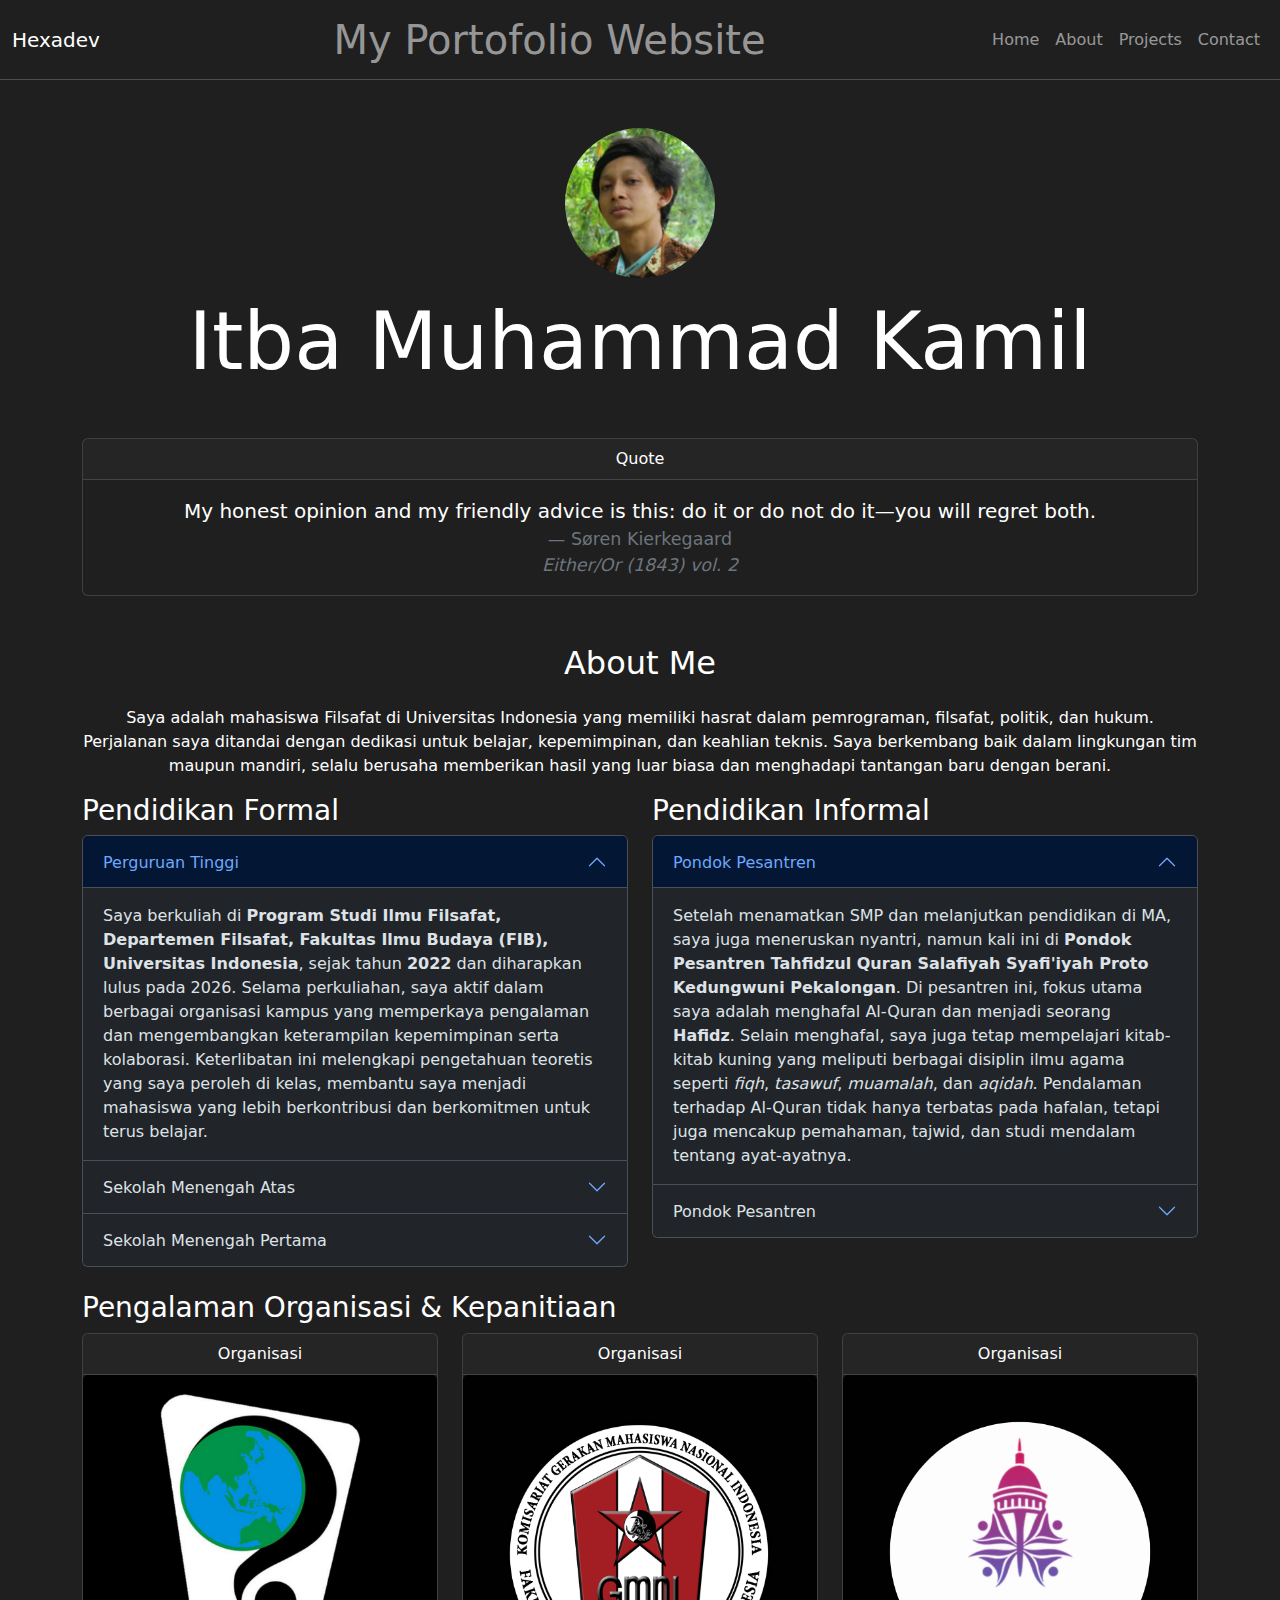
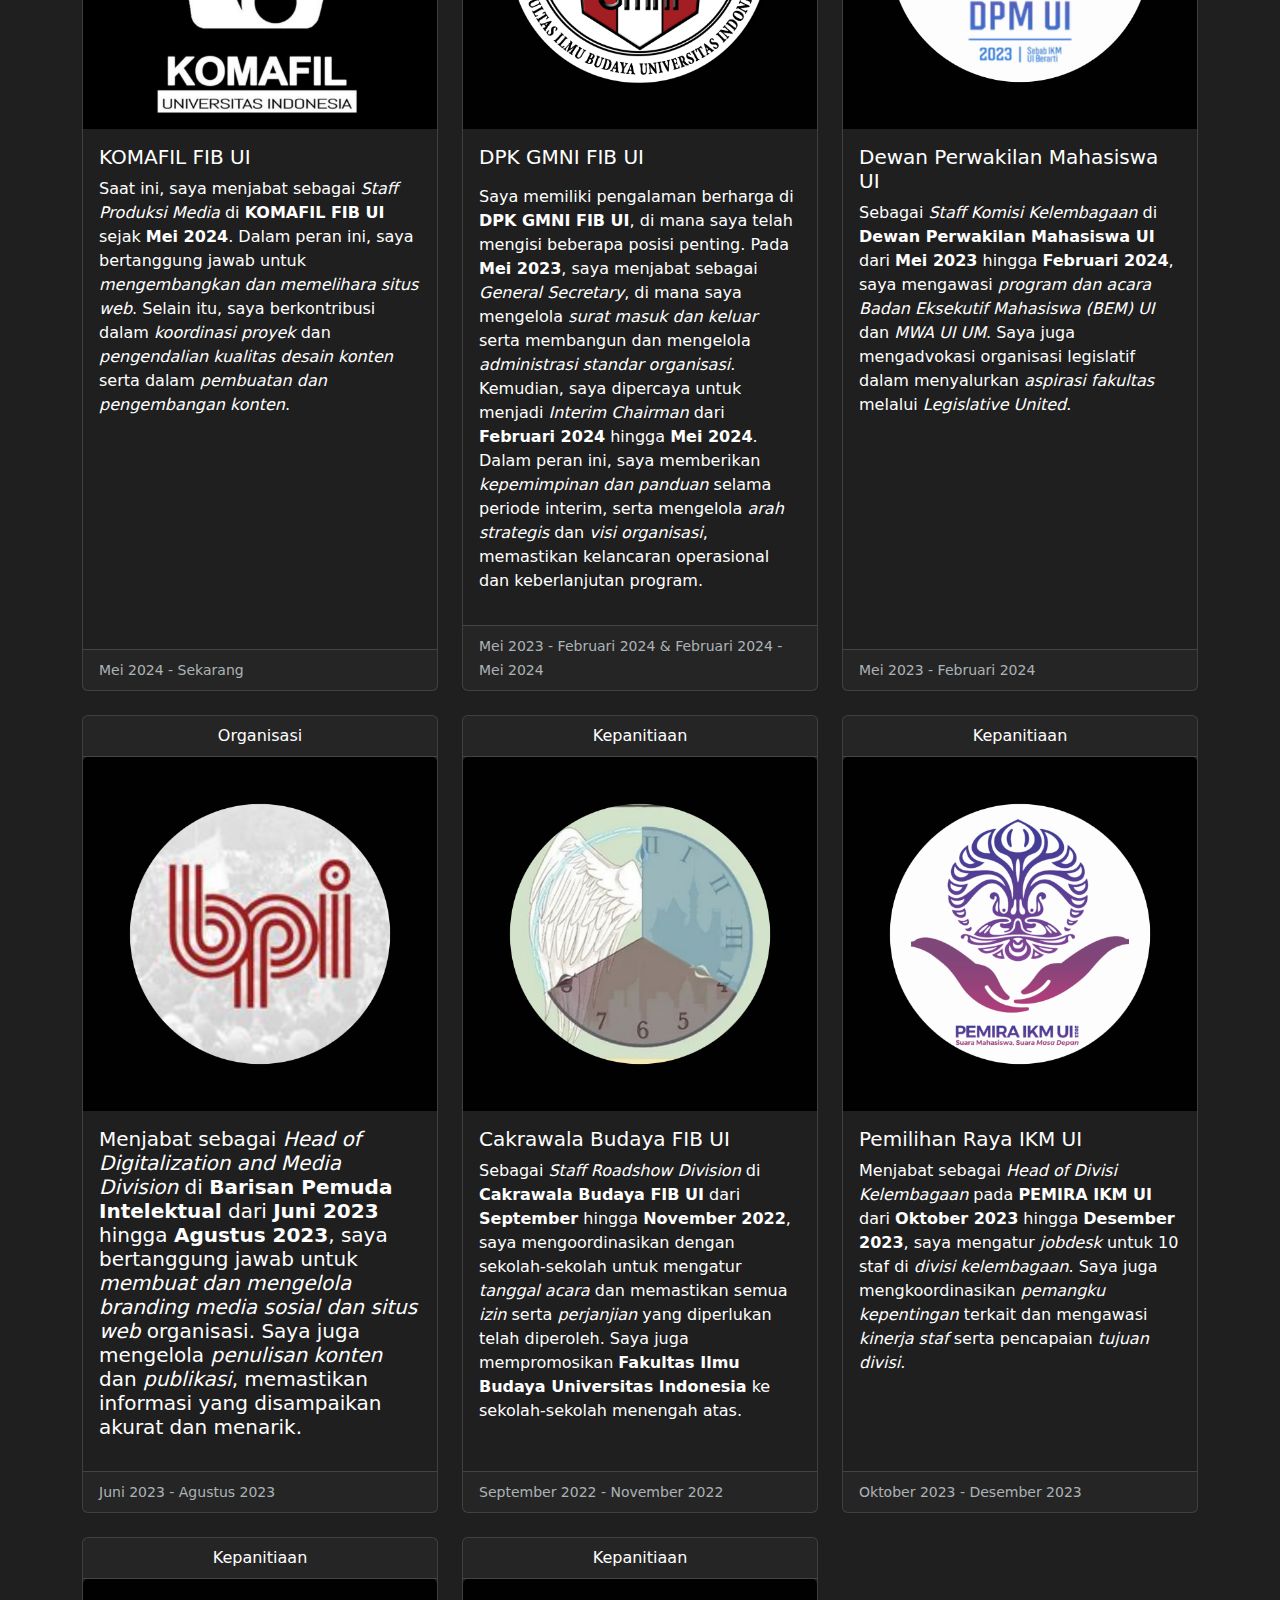
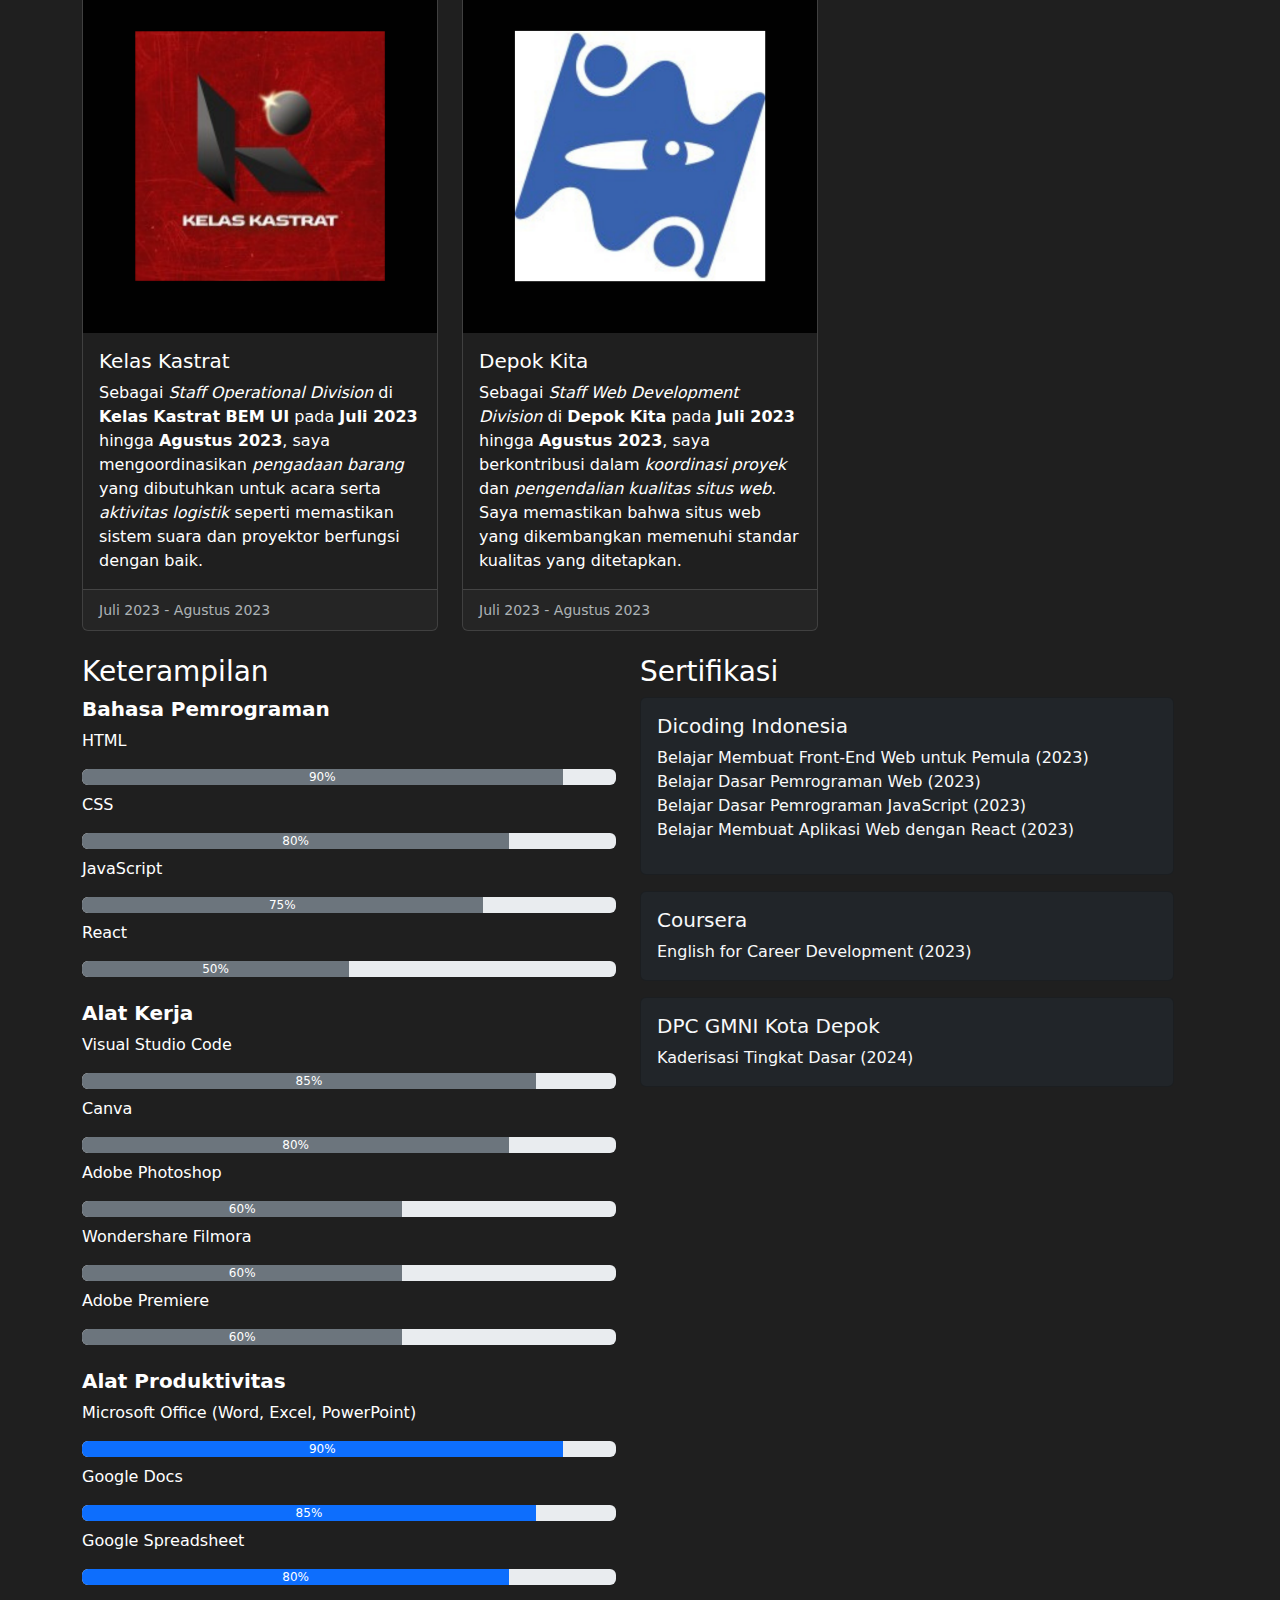
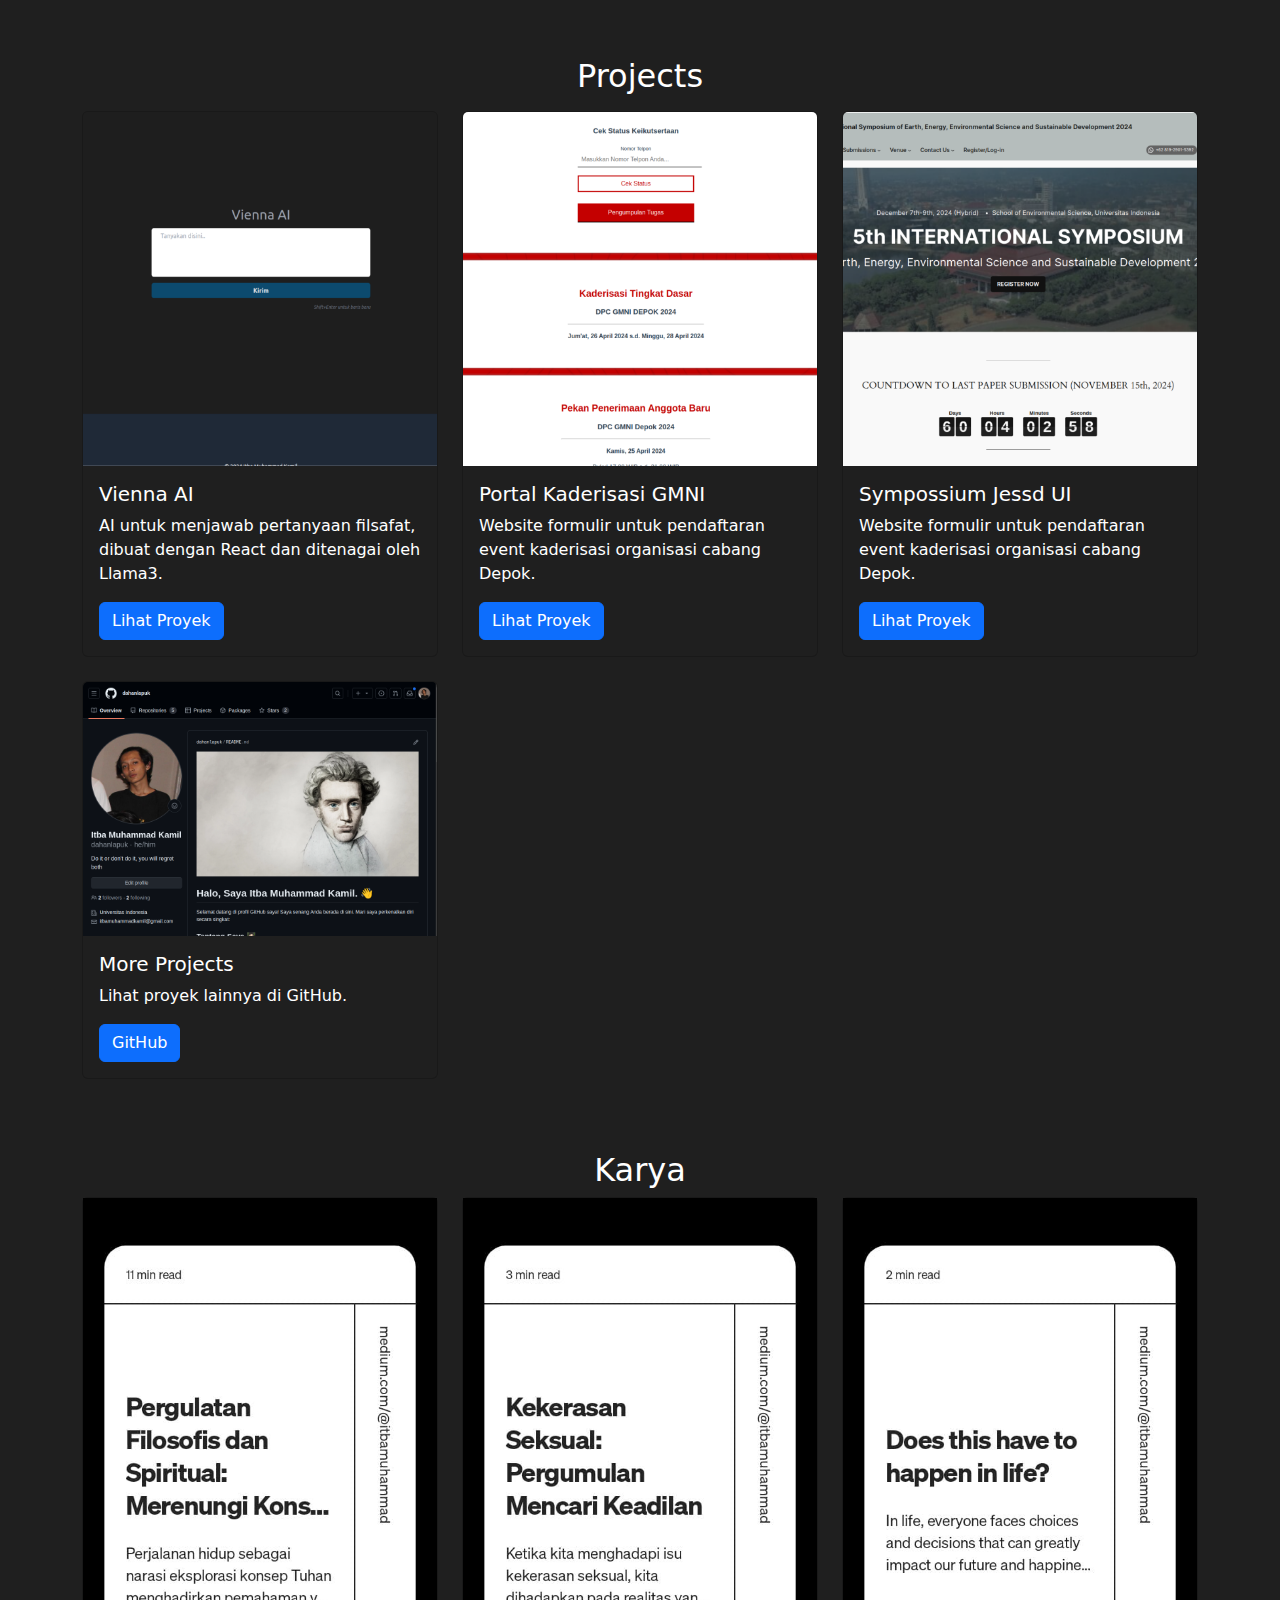
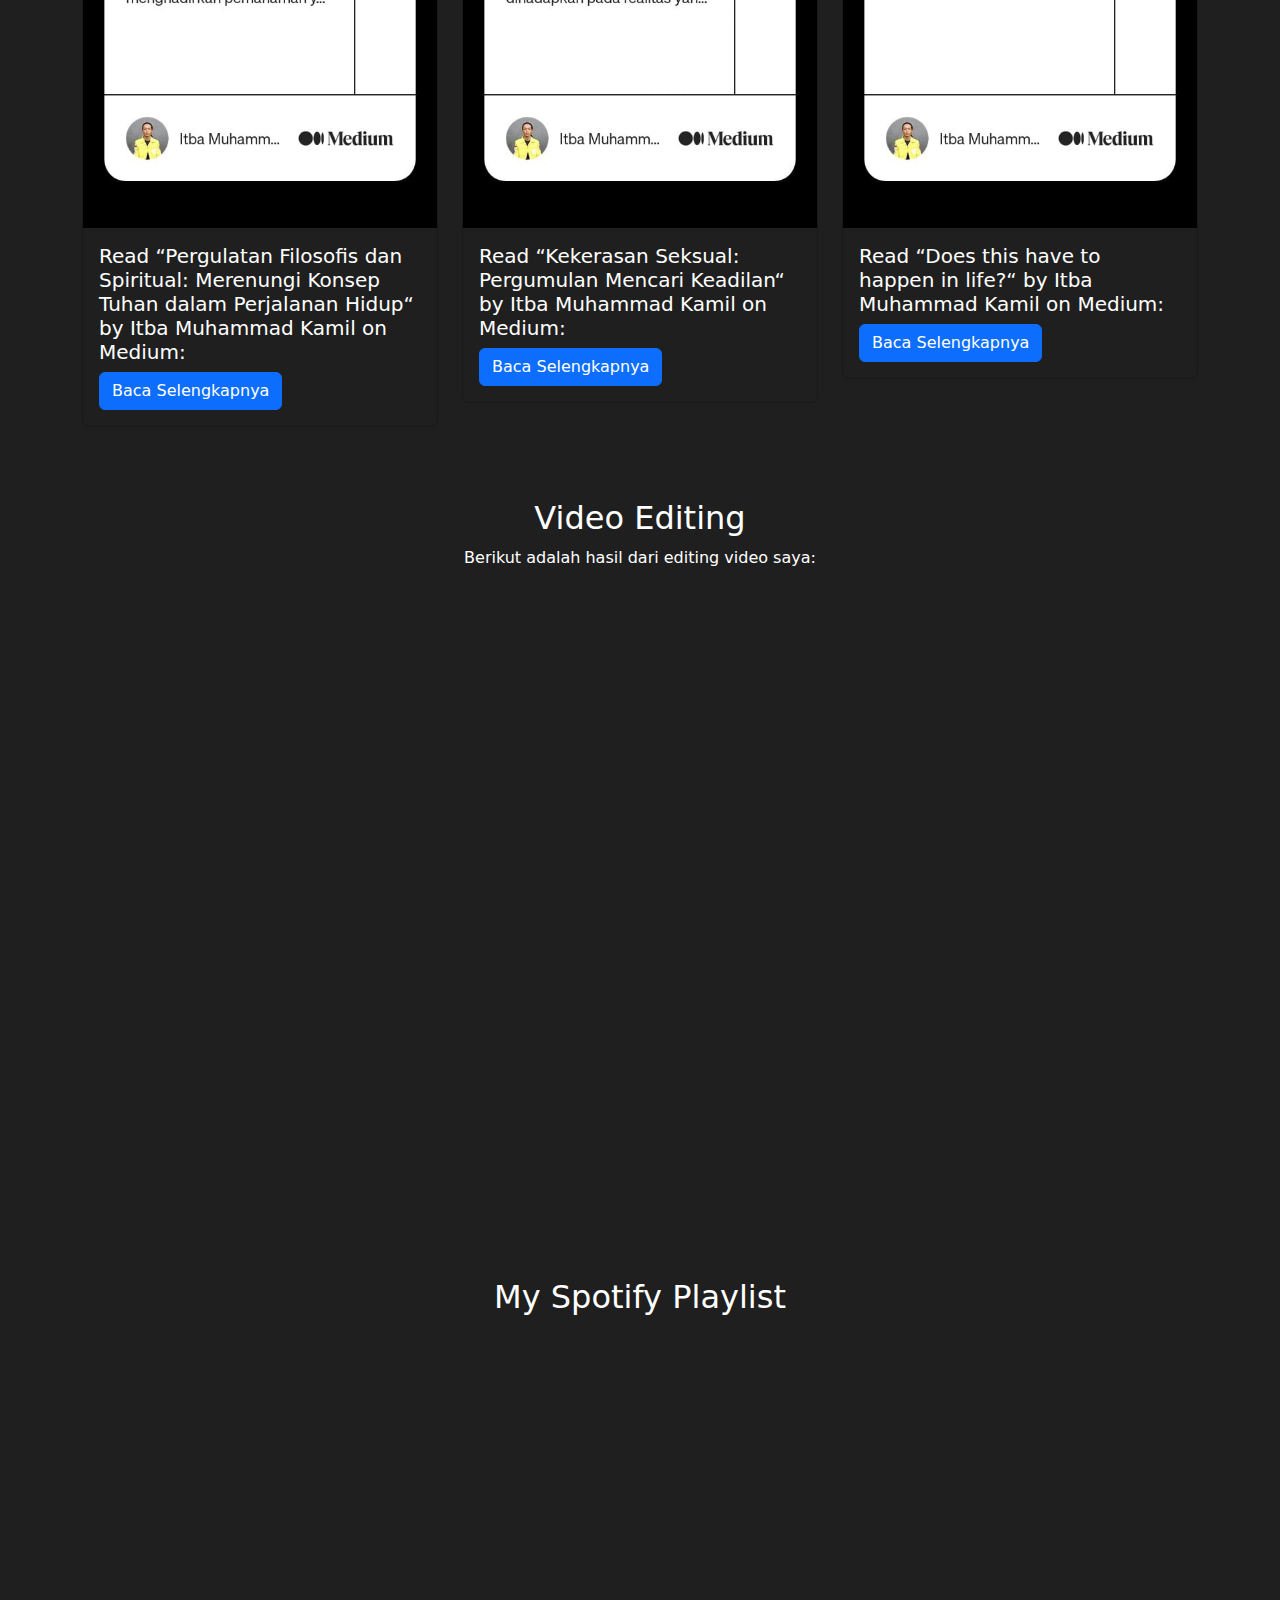
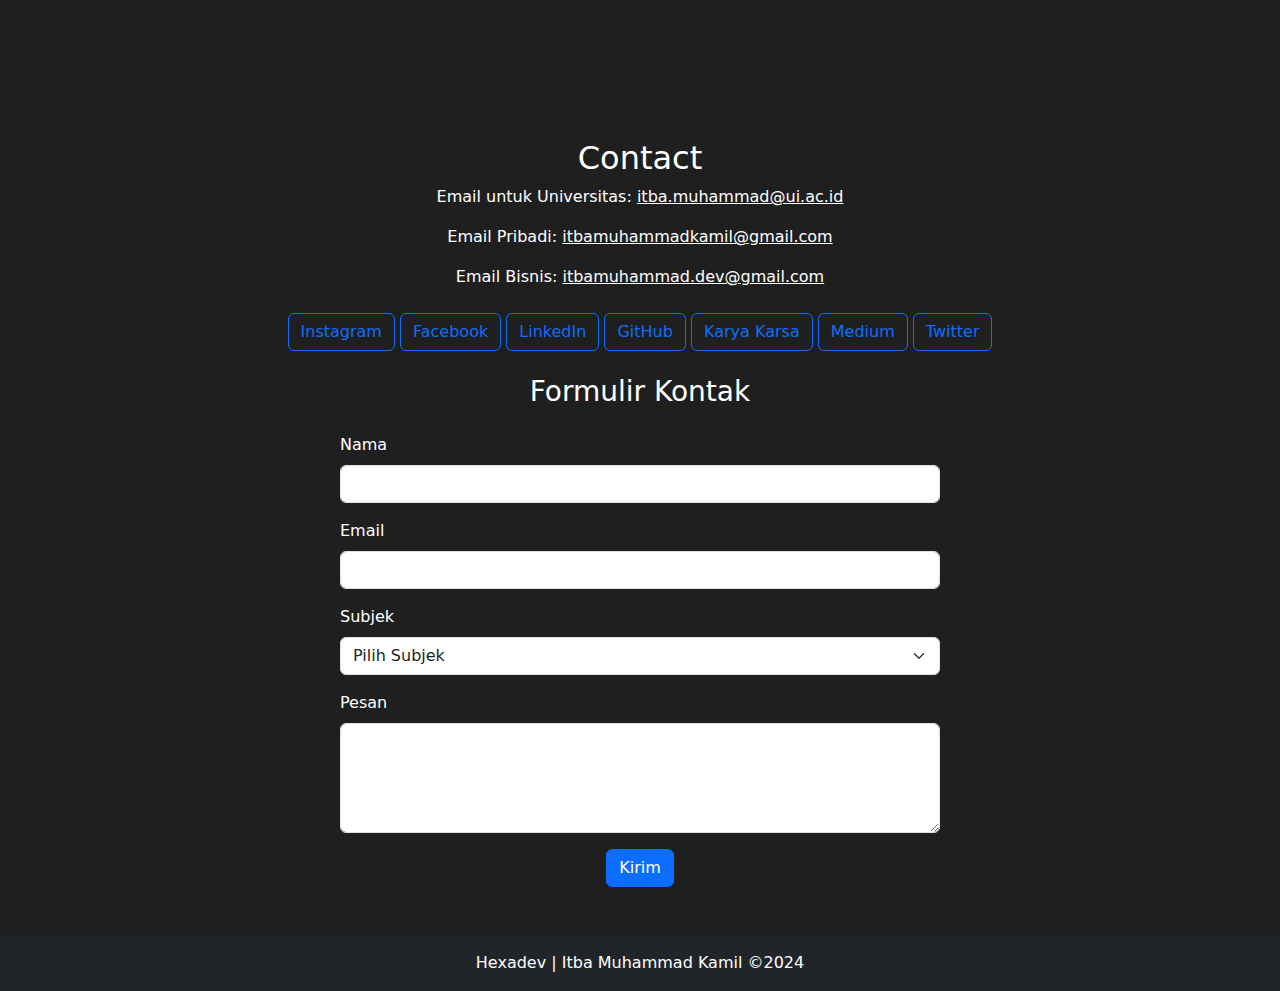
<file: public/index.html>
<!DOCTYPE html>
<html lang="en">
<head>
    <meta charset="UTF-8">
    <meta name="viewport" content="width=device-width, initial-scale=1.0">
    <title>Itba Muhammad Kamil's Portfolio</title>
    <link href="https://cdn.jsdelivr.net/npm/bootstrap@5.3.3/dist/css/bootstrap.min.css" rel="stylesheet" integrity="sha384-QWTKZyjpPEjISv5WaRU9OFeRpok6YctnYmDr5pNlyT2bRjXh0JMhjY6hW+ALEwIH" crossorigin="anonymous">
    <style>
        body {
            background-color: #1f1f1f;
            color: #ffffff;
        }
        .navbar {
            background-color: #1f1f1f;
        }
        .card {
            background-color: #1f1f1f;
            color: #ffffff;
        }
        a {
            color: #ffffff;
        }
        a:hover {
            color: #d4d4d4;
        }
        .personal-photo {
            width: 150px;
            height: 150px;
            border-radius: 50%;
            object-fit: cover;
            margin: 0 auto;
            display: block;
        }
    </style>
</head>
<body>
<!-- navbar -->
<nav class="navbar border-bottom navbar-expand-lg bg-body-primary sticky-top" data-bs-theme="dark" style="height: 5em;">
    <div class="container-fluid d-flex justify-content-between align-items-center">
      <a class="navbar-brand me-auto" href="#">Hexadev</a>
      <div class="d-flex justify-content-end flex-grow-1">
        <span class="navbar-text display-6">
          My Portofolio Website
        </span>
      </div>
      <div class="collapse navbar-collapse justify-content-end" id="navbarNav" style="max-width: 40%;">
        <ul class="navbar-nav">
          <li class="nav-item">
            <a class="nav-link" href="#">Home</a>
          </li>
          <li class="nav-item">
            <a class="nav-link" href="#about">About</a>
          </li>
          <li class="nav-item dropdown">
            <a class="nav-link dropdown" href="#projects" role="button" data-bs-toggle="dropdown" aria-expanded="false">
              Projects
              <ul class="dropdown-menu">
                <li><a class="dropdown-item" href="#projects">Project</a></li>
                <li><a class="dropdown-item" href="#karya">Karya</a></li>
                <li><a class="dropdown-item" href="#videos">Videos</a></li>
                <li><hr class="dropdown-divider"></li>
              </ul>
            </a>
          </li>
          <li class="nav-item">
            <a class="nav-link" href="#contact">Contact</a>
          </li>
        </ul>
      </div>
    </div>
  </nav>
  
  
  
  <!-- navbar end  -->
  <!-- about -->
  <section id="about" class="container mt-5 text-center">
      <img src="images/profile.jpg" alt="Itba Muhammad Kamil" class="personal-photo">
      <h1 class="mt-3 mb-5 display-1">Itba Muhammad Kamil</h1>
      <div class="card mb-5" data-bs-theme="dark">
          <div class="card-header">
              Quote
            </div>
            <!-- quote -->
            <div class="card-body">
                <blockquote class="blockquote mb-0">
                    <p>My honest opinion and my friendly advice is this: do it or do not do it—you will regret both.</p>
            <footer class="blockquote-footer">Søren Kierkegaard<br><cite title="Source Title">Either/Or (1843) vol. 2</cite></footer>
        </blockquote>
        </div>
      </div>
    <h2 class="mb-4">About Me</h2>
    <p>
      Saya adalah mahasiswa Filsafat di Universitas Indonesia yang memiliki hasrat dalam pemrograman, filsafat, politik, dan hukum. Perjalanan saya ditandai dengan dedikasi untuk belajar, kepemimpinan, dan keahlian teknis. Saya berkembang baik dalam lingkungan tim maupun mandiri, selalu berusaha memberikan hasil yang luar biasa dan menghadapi tantangan baru dengan berani.
    </p>
  <!-- pendidikan -->
    <div class="row text-start">
        <div class="col-md-6">
            <h3>Pendidikan Formal</h3>
            <div class="accordion data" data-bs-theme="dark" id="accordionFormal">
                <div class="accordion-item">
                    <h2 class="accordion-header">
                        <button class="accordion-button" type="button" data-bs-toggle="collapse" data-bs-target="#collapseFormalOne" aria-expanded="true" aria-controls="collapseFormalOne">
                            Perguruan Tinggi
                        </button>
                    </h2>
                    <div id="collapseFormalOne" class="accordion-collapse collapse show" data-bs-parent="#accordionFormal">
                        <div class="accordion-body">
                            Saya berkuliah di <strong>Program Studi Ilmu Filsafat, Departemen Filsafat, Fakultas Ilmu Budaya (FIB), Universitas Indonesia</strong>, sejak tahun <strong>2022</strong> dan diharapkan lulus pada 2026. Selama perkuliahan, saya aktif dalam berbagai organisasi kampus yang memperkaya pengalaman dan mengembangkan keterampilan kepemimpinan serta kolaborasi. Keterlibatan ini melengkapi pengetahuan teoretis yang saya peroleh di kelas, membantu saya menjadi mahasiswa yang lebih berkontribusi dan berkomitmen untuk terus belajar.
                        </div>
                    </div>
                </div>
                <div class="accordion-item">
                    <h2 class="accordion-header">
                        <button class="accordion-button collapsed" type="button" data-bs-toggle="collapse" data-bs-target="#collapseFormalTwo" aria-expanded="false" aria-controls="collapseFormalTwo">
                            Sekolah Menengah Atas
                        </button>
                    </h2>
                    <div id="collapseFormalTwo" class="accordion-collapse collapse" data-bs-parent="#accordionFormal">
                        <div class="accordion-body">
                            Saya menempuh pendidikan SMA di <strong>Madrasah Aliyah Salafiyah Syafi'iyah Proto</strong>, Kedungwuni, Kabupaten Pekalongan, Jawa Tengah, dari tahun <strong>2018</strong> dan lulus pada tahun <strong>2021</strong>. Selama di SMA, saya aktif dalam berbagai <strong>organisasi</strong>, terutama <strong>Pramuka</strong>, serta mengikuti berbagai kegiatan <strong>ekstrakurikuler olahraga</strong>.
                        </div>
                    </div>
                </div>
                <div class="accordion-item">
                    <h2 class="accordion-header">
                        <button class="accordion-button collapsed" type="button" data-bs-toggle="collapse" data-bs-target="#collapseFormalThree" aria-expanded="false" aria-controls="collapseFormalThree">
                            Sekolah Menengah Pertama
                        </button>
                    </h2>
                    <div id="collapseFormalThree" class="accordion-collapse collapse" data-bs-parent="#accordionFormal">
                        <div class="accordion-body">
                            Saya menyelesaikan pendidikan SMP di <strong>SMP NU BP Pajomblangan</strong>, Kedungwuni, Kabupaten Pekalongan, masuk tahun <strong>2015</strong> dan lulus pada tahun <strong>2018</strong>. Selama di SMP, saya aktif mengikuti berbagai <strong>lomba</strong> dan terlibat dalam <strong>ekstrakurikuler</strong> seperti <strong>Marching Band</strong> dan <strong>Pramuka</strong>.
                        </div>
                    </div>
                </div>
            </div>
        </div>
        <div class="col-md-6">
            <h3>Pendidikan Informal</h3>
            <div class="accordion data" data-bs-theme="dark" id="accordionInformal">
                <div class="accordion-item">
                    <h2 class="accordion-header">
                        <button class="accordion-button" type="button" data-bs-toggle="collapse" data-bs-target="#collapseInformalOne" aria-expanded="true" aria-controls="collapseInformalOne">
                            Pondok Pesantren
                        </button>
                    </h2>
                    <div id="collapseInformalOne" class="accordion-collapse collapse show" data-bs-parent="#accordionInformal">
                        <div class="accordion-body">
                            Setelah menamatkan SMP dan melanjutkan pendidikan di MA, saya juga meneruskan nyantri, namun kali ini di <strong>Pondok Pesantren Tahfidzul Quran Salafiyah Syafi'iyah Proto Kedungwuni Pekalongan</strong>. Di pesantren ini, fokus utama saya adalah menghafal Al-Quran dan menjadi seorang <strong>Hafidz</strong>. Selain menghafal, saya juga tetap mempelajari kitab-kitab kuning yang meliputi berbagai disiplin ilmu agama seperti <em>fiqh</em>, <em>tasawuf</em>, <em>muamalah</em>, dan <em>aqidah</em>. Pendalaman terhadap Al-Quran tidak hanya terbatas pada hafalan, tetapi juga mencakup pemahaman, tajwid, dan studi mendalam tentang ayat-ayatnya.                     
                        </div>
                    </div>
                </div>
                <div class="accordion-item">
                    <h2 class="accordion-header">
                        <button class="accordion-button collapsed" type="button" data-bs-toggle="collapse" data-bs-target="#collapseInformalTwo" aria-expanded="false" aria-controls="collapseInformalTwo">
                            Pondok Pesantren
                        </button>
                    </h2>
                    <div id="collapseInformalTwo" class="accordion-collapse collapse" data-bs-parent="#accordionInformal">
                        <div class="accordion-body">
                            Selain menempuh pendidikan formal di SMP, saya juga menempuh pendidikan agama di <strong>Pondok Pesantren Mambaul Huda Pajomblangan</strong>. Di sana, saya mempelajari agama Islam melalui kitab-kitab kuning seperti <strong>Fiqh</strong>, <strong>Tasawuf</strong>, <strong>Muamalah</strong>, dan <strong>Aqidah</strong>. Saya juga belajar <strong>Bahasa Arab</strong> dan <strong>Al-Quran</strong>, termasuk membaca, mempelajari, menghafal sedikit-sedikit, serta fokus pada tajwid dan pemahaman.
                        </div>
                    </div>
                </div>
            </div>
        </div>
    </div>
    <!-- experience -->
    <div class="row text-start mt-4">
      <div class="container">
        <h3>Pengalaman Organisasi & Kepanitiaan</h3>
        <div class="row row-cols-1 row-cols-md-3 g-4" data-bs-theme="dark">
            <!-- komafil -->
            <div class="col">
                <div class="card h-100">
                    <div class="card-header text-center">Organisasi</div>
                    <img src="images/komafil.png" class="card-img-top" alt="...">
                <div class="card-body">
                    <h5 class="card-title">KOMAFIL FIB UI</h5>
                    <p class="card-text">Saat ini, saya menjabat sebagai <em>Staff Produksi Media</em> di <strong>KOMAFIL FIB UI</strong> sejak <strong>Mei 2024</strong>. Dalam peran ini, saya bertanggung jawab untuk <em>mengembangkan dan memelihara situs web</em>. Selain itu, saya berkontribusi dalam <em>koordinasi proyek</em> dan <em>pengendalian kualitas desain konten</em> serta dalam <em>pembuatan dan pengembangan konten</em>.</p>
                </div>
                <div class="card-footer">
                  <small class="text-body-secondary">Mei 2024 - Sekarang</small>
                </div>
            </div>
            </div>
            <!-- GMNI -->
            <div class="col">
                <div class="card h-100">
                    <div class="card-header text-center">Organisasi</div>
                    <img src="images/gmni.png" class="card-img-top" alt="...">
                <div class="card-body">
                    <h5 class="card-title">DPK GMNI FIB UI</h5>
                  <p class="card-text"><p>Saya memiliki pengalaman berharga di <strong>DPK GMNI FIB UI</strong>, di mana saya telah mengisi beberapa posisi penting. Pada <strong>Mei 2023</strong>, saya menjabat sebagai <em>General Secretary</em>, di mana saya mengelola <em>surat masuk dan keluar</em> serta membangun dan mengelola <em>administrasi standar organisasi</em>. Kemudian, saya dipercaya untuk menjadi <em>Interim Chairman</em> dari <strong>Februari 2024</strong> hingga <strong>Mei 2024</strong>. Dalam peran ini, saya memberikan <em>kepemimpinan dan panduan</em> selama periode interim, serta mengelola <em>arah strategis</em> dan <em>visi organisasi</em>, memastikan kelancaran operasional dan keberlanjutan program.</p>
                </div>
                <div class="card-footer">
                    <small class="text-body-secondary">Mei 2023 - Februari 2024 & Februari 2024 - Mei 2024</small>
                </div>
            </div>
        </div>
            <!-- dpm ui -->
            <div class="col">
                <div class="card h-100">
                    <div class="card-header text-center">Organisasi</div>
                    <img src="images/dpm.png" class="card-img-top" alt="...">
                    <div class="card-body">
                        <h5 class="card-title">Dewan Perwakilan Mahasiswa UI</h5>
                        <p class="card-text">Sebagai <em>Staff Komisi Kelembagaan</em> di <strong>Dewan Perwakilan Mahasiswa UI</strong> dari <strong>Mei 2023</strong> hingga <strong>Februari 2024</strong>, saya mengawasi <em>program dan acara Badan Eksekutif Mahasiswa (BEM) UI</em> dan <em>MWA UI UM</em>. Saya juga mengadvokasi organisasi legislatif dalam menyalurkan <em>aspirasi fakultas</em> melalui <em>Legislative United</em>.</p>
                    </div>
                    <div class="card-footer">
                        <small class="text-body-secondary">Mei 2023 - Februari 2024</small>
                </div>
              </div>
            </div>
            <!-- bpi -->
            <div class="col">
                <div class="card h-100">
                    <div class="card-header text-center">Organisasi</div>
                    <img src="images/bpi.png" class="card-img-top" alt="...">
                    <div class="card-body">
                        <h5 class="card-title">Menjabat sebagai <em>Head of Digitalization and Media Division</em> di <strong>Barisan Pemuda Intelektual</strong> dari <strong>Juni 2023</strong> hingga <strong>Agustus 2023</strong>, saya bertanggung jawab untuk <em>membuat dan mengelola branding media sosial dan situs web</em> organisasi. Saya juga mengelola <em>penulisan konten</em> dan <em>publikasi</em>, memastikan informasi yang disampaikan akurat dan menarik.</p>
                    </div>
                    <div class="card-footer">
                        <small class="text-body-secondary">Juni 2023 - Agustus 2023</small>
                    </div>
                </div>
            </div>
            <!-- cakbud -->
            <div class="col">
                <div class="card h-100">
                    <div class="card-header text-center">Kepanitiaan</div>
                    <img src="images/cakbud.png" class="card-img-top" alt="...">
                    <div class="card-body">
                        <h5 class="card-title">Cakrawala Budaya FIB UI</h5>
                        <p class="card-text">Sebagai <em>Staff Roadshow Division</em> di <strong>Cakrawala Budaya FIB UI</strong> dari <strong>September</strong> hingga <strong>November 2022</strong>, saya mengoordinasikan dengan sekolah-sekolah untuk mengatur <em>tanggal acara</em> dan memastikan semua <em>izin</em> serta <em>perjanjian</em> yang diperlukan telah diperoleh. Saya juga mempromosikan <strong>Fakultas Ilmu Budaya Universitas Indonesia</strong> ke sekolah-sekolah menengah atas.</p>
                    </div>
                <div class="card-footer">
                  <small class="text-body-secondary">September 2022 - November 2022</small>
                </div>
              </div>
            </div>
            <!-- pemira ikm ui -->
            <div class="col">
                <div class="card h-100">
                    <div class="card-header text-center">Kepanitiaan</div>
                    <img src="images/pemira.png" class="card-img-top" alt="...">
                    <div class="card-body">
                        <h5 class="card-title">Pemilihan Raya IKM UI</h5>
                        <p class="card-text">Menjabat sebagai <em>Head of Divisi Kelembagaan</em> pada <strong>PEMIRA IKM UI</strong> dari <strong>Oktober 2023</strong> hingga <strong>Desember 2023</strong>, saya mengatur <em>jobdesk</em> untuk 10 staf di <em>divisi kelembagaan</em>. Saya juga mengkoordinasikan <em>pemangku kepentingan</em> terkait dan mengawasi <em>kinerja staf</em> serta pencapaian <em>tujuan divisi</em>.</p>

                    </div>
                    <div class="card-footer">
                        <small class="text-body-secondary">Oktober 2023 - Desember 2023</small>
                </div>
              </div>
            </div>
            <!-- kelas kastrat -->
            <div class="col">
                <div class="card h-100">
                    <div class="card-header text-center">Kepanitiaan</div>
                    <img src="images/keltrat.png" class="card-img-top" alt="...">
                <div class="card-body">
                  <h5 class="card-title">Kelas Kastrat</h5>
                  <p class="card-text">Sebagai <em>Staff Operational Division</em> di <strong>Kelas Kastrat BEM UI</strong> pada <strong>Juli 2023</strong> hingga <strong>Agustus 2023</strong>, saya mengoordinasikan <em>pengadaan barang</em> yang dibutuhkan untuk acara serta <em>aktivitas logistik</em> seperti memastikan sistem suara dan proyektor berfungsi dengan baik.</p>

                </div>
                <div class="card-footer">
                  <small class="text-body-secondary">Juli 2023 - Agustus 2023</small>
                </div>
              </div>
            </div>
            <!-- depok kita -->
            <div class="col">
                <div class="card h-100">
                    <div class="card-header text-center">Kepanitiaan</div>
                    <img src="images/depkit.png" class="card-img-top" alt="...">
                <div class="card-body">
                  <h5 class="card-title">Depok Kita</h5>
                  <p class="card-text">Sebagai <em>Staff Web Development Division</em> di <strong>Depok Kita</strong> pada <strong>Juli 2023</strong> hingga <strong>Agustus 2023</strong>, saya berkontribusi dalam <em>koordinasi proyek</em> dan <em>pengendalian kualitas situs web</em>. Saya memastikan bahwa situs web yang dikembangkan memenuhi standar kualitas yang ditetapkan.</p>

                </div>
                <div class="card-footer">
                    <small class="text-body-secondary">Juli 2023 - Agustus 2023</small>
                </div>
              </div>
            </div>
          </div>
      </div>

  
      <!-- keterampilan -->
      <div class="row text-start mt-4">
        <div class="col-md-6">
          <h3>Keterampilan</h3>
          <div class="mb-4">
            <h5><strong>Bahasa Pemrograman</strong></h5>
            <p>HTML</p>
            <div class="progress mb-2">
              <div class="progress-bar bg-secondary" role="progressbar" style="width: 90%;" aria-valuenow="90" aria-valuemin="0" aria-valuemax="100">90%</div>
            </div>
            <p>CSS</p>
            <div class="progress mb-2">
              <div class="progress-bar bg-secondary" role="progressbar" style="width: 80%;" aria-valuenow="80" aria-valuemin="0" aria-valuemax="100">80%</div>
            </div>
            <p>JavaScript</p>
            <div class="progress mb-2">
              <div class="progress-bar bg-secondary" role="progressbar" style="width: 75%;" aria-valuenow="75" aria-valuemin="0" aria-valuemax="100">75%</div>
            </div>
            <p>React</p>
            <div class="progress mb-2">
              <div class="progress-bar bg-secondary" role="progressbar" style="width: 50%;" aria-valuenow="50" aria-valuemin="0" aria-valuemax="100">50%</div>
            </div>
            <!-- <p>Vue</p>
            <div class="progress mb-2">
              <div class="progress-bar bg-secondary" role="progressbar" style="width: 65%;" aria-valuenow="65" aria-valuemin="0" aria-valuemax="100">65%</div>
            </div> -->
            <!-- <p>Golang</p>
            <div class="progress mb-2">
              <div class="progress-bar bg-secondary" role="progressbar" style="width: 60%;" aria-valuenow="60" aria-valuemin="0" aria-valuemax="100">60%</div>
            </div> -->
          </div>
          <div class="mb-4">
            <h5><strong>Alat Kerja</strong></h5>
            <p>Visual Studio Code</p>
            <div class="progress mb-2">
              <div class="progress-bar bg-secondary" role="progressbar" style="width: 85%;" aria-valuenow="85" aria-valuemin="0" aria-valuemax="100">85%</div>
            </div>
            <p>Canva</p>
            <div class="progress mb-2">
              <div class="progress-bar bg-secondary" role="progressbar" style="width: 80%;" aria-valuenow="80" aria-valuemin="0" aria-valuemax="100">80%</div>
            </div>
            <p>Adobe Photoshop</p>
            <div class="progress mb-2">
              <div class="progress-bar bg-secondary" role="progressbar" style="width: 60%;" aria-valuenow="50" aria-valuemin="0" aria-valuemax="100">60%</div>
            </div>
            <p>Wondershare Filmora</p>
            <div class="progress mb-2">
              <div class="progress-bar bg-secondary" role="progressbar" style="width: 60%;" aria-valuenow="65" aria-valuemin="0" aria-valuemax="100">60%</div>
            </div>
            <p>Adobe Premiere</p>
            <div class="progress mb-2">
              <div class="progress-bar bg-secondary" role="progressbar" style="width: 60%;" aria-valuenow="60" aria-valuemin="0" aria-valuemax="100">60%</div>
            </div>
          </div>
          <div class="mb-4">
            <h5><strong>Alat Produktivitas</strong></h5>
            <p>Microsoft Office (Word, Excel, PowerPoint)</p>
            <div class="progress mb-2">
              <div class="progress-bar" role="progressbar" style="width: 90%;" aria-valuenow="90" aria-valuemin="0" aria-valuemax="100">90%</div>
            </div>
            <p>Google Docs</p>
            <div class="progress mb-2">
              <div class="progress-bar" role="progressbar" style="width: 85%;" aria-valuenow="85" aria-valuemin="0" aria-valuemax="100">85%</div>
            </div>
            <p>Google Spreadsheet</p>
            <div class="progress mb-2">
              <div class="progress-bar" role="progressbar" style="width: 80%;" aria-valuenow="80" aria-valuemin="0" aria-valuemax="100">80%</div>
            </div>
          </div>
        </div>
        <div class="col-md-6">
          <h3>Sertifikasi</h3>
          <div class="card bg-dark text-light mb-3">
            <div class="card-body">
              <h5 class="card-title"><i class="fas fa-certificate"></i> Dicoding Indonesia</h5>
              <ul class="list-unstyled">
                <li>Belajar Membuat Front-End Web untuk Pemula (2023)</li>
                <li>Belajar Dasar Pemrograman Web (2023)</li>
                <li>Belajar Dasar Pemrograman JavaScript (2023)</li>
                <li>Belajar Membuat Aplikasi Web dengan React (2023)</li>
              </ul>
            </div>
          </div>
          <div class="card bg-dark text-light mb-3">
            <div class="card-body">
              <h5 class="card-title"><i class="fas fa-certificate"></i> Coursera</h5>
              <p class="card-text">English for Career Development (2023)</p>
            </div>
          </div>
          <div class="card bg-dark text-light mb-3">
            <div class="card-body">
              <h5 class="card-title"><i class="fas fa-certificate"></i> DPC GMNI Kota Depok</h5>
              <p class="card-text">Kaderisasi Tingkat Dasar (2024)</p>
            </div>
          </div>
        </div>
      </div>
      
</section>
<!-- about end  -->
<!-- project -->
<section id="projects" class="container mt-5">
    <h2 class="text-center mb-3">Projects</h2>
    <div class="row">
        <div class="col-md-4">
            <div class="card mb-4 d-flex flex-column">
                <img src="images/vienna.png" class="card-img-top" alt="Vienna AI">
                <div class="card-body flex-grow-1 d-flex flex-column">
                    <h5 class="card-title">Vienna AI</h5>
                    <p class="card-text">AI untuk menjawab pertanyaan filsafat, dibuat dengan React dan ditenagai oleh Llama3.</p>
                    <div class="mt-auto">
                        <a href="https://vienna-ai.vercel.app" class="btn btn-primary">Lihat Proyek</a>
                    </div>
                </div>
            </div>
        </div>
        <div class="col-md-4">
            <div class="card mb-4 d-flex flex-column">
                <img src="images/portal-ktd.png" class="card-img-top" alt="Portal Kaderisasi GMNI">
                <div class="card-body flex-grow-1 d-flex flex-column">
                    <h5 class="card-title">Portal Kaderisasi GMNI</h5>
                    <p class="card-text">Website formulir untuk pendaftaran event kaderisasi organisasi cabang Depok.</p>
                    <div class="mt-auto">
                        <a href="https://kaderisasi-dpc-depok.vercel.app/" class="btn btn-primary">Lihat Proyek</a>
                    </div>
                </div>
            </div>
        </div>  
        <div class="col-md-4">
            <div class="card mb-4 d-flex flex-column">
                <img src="images/jessd.png" class="card-img-top" alt="Portal Kaderisasi GMNI">
                <div class="card-body flex-grow-1 d-flex flex-column">
                    <h5 class="card-title">Sympossium Jessd UI</h5>
                    <p class="card-text">Website formulir untuk pendaftaran event kaderisasi organisasi cabang Depok.</p>
                    <div class="mt-auto">
                        <a href="https://symposiumjessd.ui.ac.id/" class="btn btn-primary">Lihat Proyek</a>
                    </div>
                </div>
            </div>
        </div>
        <div class="col-md-4">
            <div class="card mb-4 d-flex flex-column">
                <img src="images/github.png" class="card-img-top" alt="Github Profile">
                <div class="card-body flex-grow-1 d-flex flex-column">
                    <h5 class="card-title">More Projects</h5>
                    <p class="card-text">Lihat proyek lainnya di GitHub.</p>
                    <div class="mt-auto">
                        <a href="https://github.com/username" class="btn btn-primary">GitHub</a>
                    </div>
                </div>
            </div>
        </div>
    </div>
</section>
<section id="karya" class="container mt-5">
    <h2 class="text-center">Karya</h2>
    <div class="row">
        <div class="col-md-4">
            <div class="card mb-4">
                <img src="images/medium-pergulatan.jpeg" alt="">
                <div class="card-body">
                    <h5 class="card-title ">Read “Pergulatan Filosofis dan Spiritual: Merenungi Konsep Tuhan dalam Perjalanan Hidup“ by Itba Muhammad Kamil on Medium:</h5>
                    <a href="https://medium.com/@itbamuhammad/pergulatan-filosofis-dan-spiritual-merenungi-konsep-tuhan-dalam-perjalanan-hidup-5d3138e2afba" class="btn btn-primary">Baca Selengkapnya</a>
                </div>
            </div>
        </div>
        <div class="col-md-4">
            <div class="card mb-4">
                <img src="images/medium-ks.jpeg" alt="">
                <div class="card-body ">
                    <h5 class="card-title">Read “Kekerasan Seksual: Pergumulan Mencari Keadilan“ by Itba Muhammad Kamil on Medium:</h5>
                    <a href="https://medium.com/@itbamuhammad/kekerasan-seksual-pergumulan-mencari-keadilan-6c5c3e93c302" class="btn btn-primary ">Baca Selengkapnya</a>
                </div>
            </div>
        </div>
        <div class="col-md-4">
            <div class="card mb-4">
                <img src="images/medium-does.jpeg" alt="">
                <div class="card-body">
                    <h5 class="card-title">Read “Does this have to happen in life?“ by Itba Muhammad Kamil on Medium:</h5>
                    <a href="https://medium.com/@itbamuhammad/does-this-have-to-happen-in-life-72246197a2b2" class="btn btn-primary">Baca Selengkapnya</a>
                </div>
            </div>
        </div>
    </div>
</section>

<section id="videos" class="container mt-5">
    <h2 class="text-center">Video Editing</h2>
    <p class="text-center">Berikut adalah hasil dari editing video saya:</p>
    <!-- Tambahkan embed video di sini -->
    <div class="container text-center">
        <div class="row align-items-center">
          <div class="col">
              <iframe width="560" height="315" src="https://www.youtube.com/embed/nOQ0mpO93nY?si=I0aK_7310wVwjf7S" title="YouTube video player" frameborder="0" allow="accelerometer; autoplay; clipboard-write; encrypted-media; gyroscope; picture-in-picture; web-share" referrerpolicy="strict-origin-when-cross-origin" allowfullscreen></iframe>
          </div>
          <div class="col">
            <iframe width="560" height="315" src="https://www.youtube-nocookie.com/embed/eEtHOsudTNw?si=rHzMUbiIrvAQeSQD" title="YouTube video player" frameborder="0" allow="accelerometer; autoplay; clipboard-write; encrypted-media; gyroscope; picture-in-picture; web-share" referrerpolicy="strict-origin-when-cross-origin" allowfullscreen></iframe>
          </div>
        </div>
     </div>
</section>

<section id="spotify" class="container mt-5">
    <h2 class="text-center mb-3">My Spotify Playlist</h2>
    <div class="text-center">
        <iframe style="border-radius:12px" src="https://open.spotify.com/embed/playlist/4FUoYookHRuaRBqlOyPlIS?utm_source=generator&theme=0" width="50%" height="352" frameBorder="0" allowfullscreen="" allow="autoplay; clipboard-write; encrypted-media; fullscreen; picture-in-picture" loading="lazy"></iframe>
    </div>
</section>

<section id="contact" class="container mt-5">
    <h2 class="text-center">Contact</h2>
    <div class="text-center mb-4">
        <p>Email untuk Universitas: <a href="mailto:itba.muhammad@ui.ac.id">itba.muhammad@ui.ac.id</a></p>
        <p>Email Pribadi: <a href="mailto:itbamuhammadkamil@gmail.com">itbamuhammadkamil@gmail.com</a></p>
        <p>Email Bisnis: <a href="mailto:itbamuhammad.dev@gmail.com">itbamuhammad.dev@gmail.com</a></p>
    </div>
    <div class="text-center mb-4">
        <a target="_blank" href="https://www.instagram.com/itbamuhammad_" class="btn btn-outline-primary mr-2">Instagram</a>
        <a target="_blank" href="https://www.facebook.com/itbamuhammad.kamil.3" class="btn btn-outline-primary mr-2">Facebook</a>
        <a target="_blank" href="https://www.linkedin.com/in/itbamuhammad/" class="btn btn-outline-primary mr-2">LinkedIn</a>
        <a target="_blank" href="https://github.com/dahanlapuk" class="btn btn-outline-primary mr-2">GitHub</a>
        <a target="_blank" href="https://karyakarsa.com/dahanlapuk" class="btn btn-outline-primary mr-2">Karya Karsa</a>
        <a target="_blank" href="https://medium.com/@itbamuhammad" class="btn btn-outline-primary mr-2">Medium</a>
        <a target="_blank" href="https://twitter.com/dahanlapuk" class="btn btn-outline-primary mr-2">Twitter</a>
    </div>
    <h3 class="text-center mb-4">Formulir Kontak</h3>
    <form id="contactForm" class="mx-auto" style="max-width: 600px;">
        <div class="mb-3">
            <label for="name" class="form-label">Nama</label>
            <input type="text" class="form-control" id="name" required>
        </div>
        <div class="mb-3">
            <label for="email" class="form-label">Email</label>
            <input type="email" class="form-control" id="email" required>
        </div>
        <div class="mb-3">
            <label for="subject" class="form-label">Subjek</label>
            <select class="form-select" id="subject" required>
                <option value="">Pilih Subjek</option>
                <option value="kritikSaran">Kritik/Saran</option>
                <option value="bisnis">Bisnis</option>
                <option value="lainnya">Lainnya</option>
            </select>
        </div>
        <div class="mb-3">
            <label for="message" class="form-label">Pesan</label>
            <textarea class="form-control" id="message" rows="4" required></textarea>
        </div>
        <div class="text-center">
            <button type="submit" class="btn btn-primary">Kirim</button>
        </div>
    </form>
</section>

<script>
    document.getElementById('contactForm').addEventListener('submit', function(event) {
        event.preventDefault();
        
        const name = document.getElementById('name').value;
        const email = document.getElementById('email').value;
        const subject = document.getElementById('subject').value;
        const message = document.getElementById('message').value;
        
        let recipientEmail;
        if (subject === 'kritikSaran') {
            recipientEmail = 'itbamuhammadkamil@gmail.com';
        } else if (subject === 'bisnis') {
            recipientEmail = 'itbamuhammad.dev@gmail.com';
        } else {
            recipientEmail = 'itba.muhammad@ui.ac.id';
        }

        // Buat objek mailto
        const mailtoLink = `mailto:${recipientEmail}?subject=${encodeURIComponent(subject)}&body=${encodeURIComponent(`Nama: ${name}\nEmail: ${email}\n\nPesan:\n${message}`)}`;
        
        // Buka mailto link
        window.location.href = mailtoLink;
    });
</script>



<footer class="footer mt-5 py-3 bg-dark">
    <div class="container text-center">
      <span class="text-muted-light">Hexadev | Itba Muhammad Kamil &copy;2024</span>
    </div>
  </footer>
<script src="https://code.jquery.com/jquery-3.5.1.slim.min.js"></script>
<script src="https://cdn.jsdelivr.net/npm/@popperjs/core@2.5.4/dist/umd/popper.min.js"></script>
<script src="https://cdn.jsdelivr.net/npm/bootstrap@5.3.3/dist/js/bootstrap.bundle.min.js" integrity="sha384-YvpcrYf0tY3lHB60NNkmXc5s9fDVZLESaAA55NDzOxhy9GkcIdslK1eN7N6jIeHz" crossorigin="anonymous"></script>
</body>
</html>
</file>
